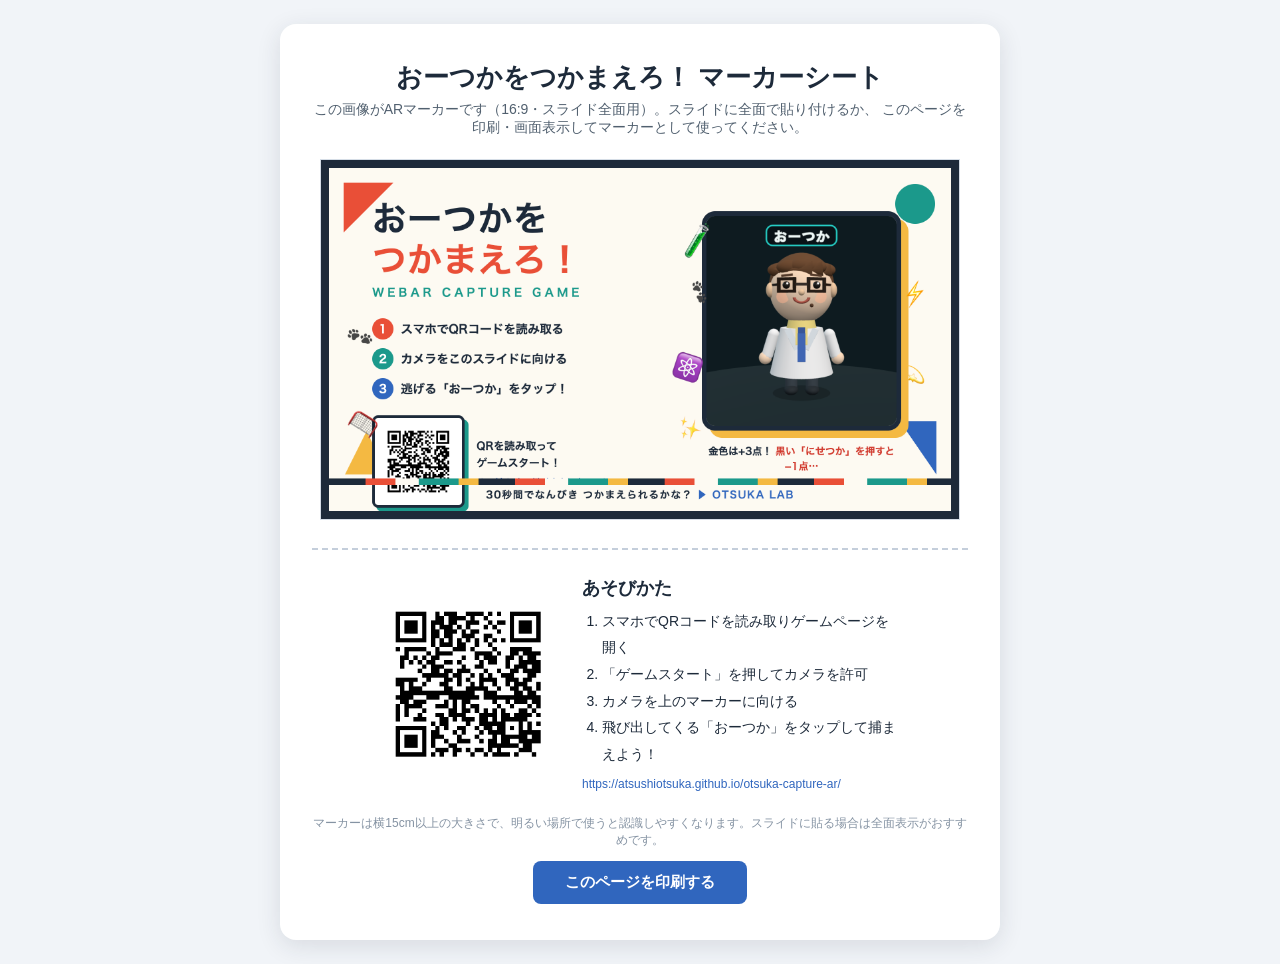
<file: marker.html>
<!doctype html>
<html lang="ja">
<head>
<meta charset="utf-8" />
<meta name="viewport" content="width=device-width, initial-scale=1" />
<title>マーカー印刷用ページ | おーつかをつかまえろ！</title>
<style>
  * { margin: 0; padding: 0; box-sizing: border-box; }
  body {
    font-family: "Hiragino Kaku Gothic ProN", "Hiragino Sans", sans-serif;
    background: #f1f4f8;
    color: #1d2a3a;
    display: flex;
    justify-content: center;
    padding: 24px 16px;
  }
  .sheet {
    background: #ffffff;
    max-width: 720px;
    width: 100%;
    padding: 36px 32px;
    border-radius: 16px;
    box-shadow: 0 6px 24px rgba(29, 42, 58, 0.12);
    text-align: center;
  }
  h1 { font-size: 26px; margin-bottom: 6px; }
  .lead { font-size: 14px; color: #51606f; margin-bottom: 22px; }
  .marker-img {
    width: 100%;
    max-width: 640px;
    border: 1px solid #d5dde6;
    display: block;
    margin: 0 auto 28px;
  }
  .play-row {
    display: flex;
    align-items: center;
    justify-content: center;
    gap: 24px;
    flex-wrap: wrap;
    border-top: 2px dashed #c4cedb;
    padding-top: 26px;
  }
  .qr-img { width: 180px; height: 180px; }
  .play-info { text-align: left; max-width: 320px; }
  .play-info h2 { font-size: 18px; margin-bottom: 8px; }
  .play-info ol { padding-left: 20px; font-size: 14px; line-height: 1.9; }
  .url {
    margin-top: 10px;
    font-size: 12px;
    color: #3066be;
    word-break: break-all;
  }
  .print-note { margin-top: 24px; font-size: 12px; color: #8593a3; }
  .print-button {
    margin-top: 12px;
    font-size: 15px;
    font-weight: 700;
    color: #fff;
    background: #3066be;
    border: none;
    border-radius: 8px;
    padding: 12px 32px;
    cursor: pointer;
  }
  @media print {
    body { background: #fff; padding: 0; }
    .sheet { box-shadow: none; border-radius: 0; max-width: none; }
    .print-button, .print-note { display: none; }
  }
</style>
</head>
<body>
  <div class="sheet">
    <h1>おーつかをつかまえろ！ マーカーシート</h1>
    <p class="lead">
      この画像がARマーカーです（16:9・スライド全面用）。スライドに全面で貼り付けるか、
      このページを印刷・画面表示してマーカーとして使ってください。
    </p>

    <img class="marker-img" src="./assets/marker-wide.png" alt="ARマーカー：おーつかをつかまえろ！（16:9スライド用）" />

    <div class="play-row">
      <img id="qr-img" class="qr-img" src="./assets/qr.png" alt="ゲームページへのQRコード" />
      <div class="play-info">
        <h2>あそびかた</h2>
        <ol>
          <li>スマホでQRコードを読み取りゲームページを開く</li>
          <li>「ゲームスタート」を押してカメラを許可</li>
          <li>カメラを上のマーカーに向ける</li>
          <li>飛び出してくる「おーつか」をタップして捕まえよう！</li>
        </ol>
        <p id="game-url" class="url">https://atsushiotsuka.github.io/otsuka-capture-ar/</p>
      </div>
    </div>

    <p class="print-note">マーカーは横15cm以上の大きさで、明るい場所で使うと認識しやすくなります。スライドに貼る場合は全面表示がおすすめです。</p>
    <button class="print-button" type="button" onclick="window.print()">このページを印刷する</button>
  </div>

  <script>
    // ?class=キー で授業ごとのQR・URLに切り替える（src/main.js の CLASS_PRESETS と対応）。
    // 新しい授業を追加したら、QR画像を assets/qr-<キー>.png として生成しここにも登録する。
    const CLASS_QR = {
      rinsho3: { qr: "./assets/qr-rinsho3.png", label: "3年生臨床各論" },
    };
    const classKey = new URLSearchParams(window.location.search).get("class");
    if (CLASS_QR[classKey]) {
      document.querySelector("#qr-img").src = CLASS_QR[classKey].qr;
      document.querySelector("#game-url").textContent =
        `https://atsushiotsuka.github.io/otsuka-capture-ar/?class=${classKey}`;
      document.title = `マーカー印刷用ページ（${CLASS_QR[classKey].label}） | おーつかをつかまえろ！`;
    }
  </script>
</body>
</html>
</file>
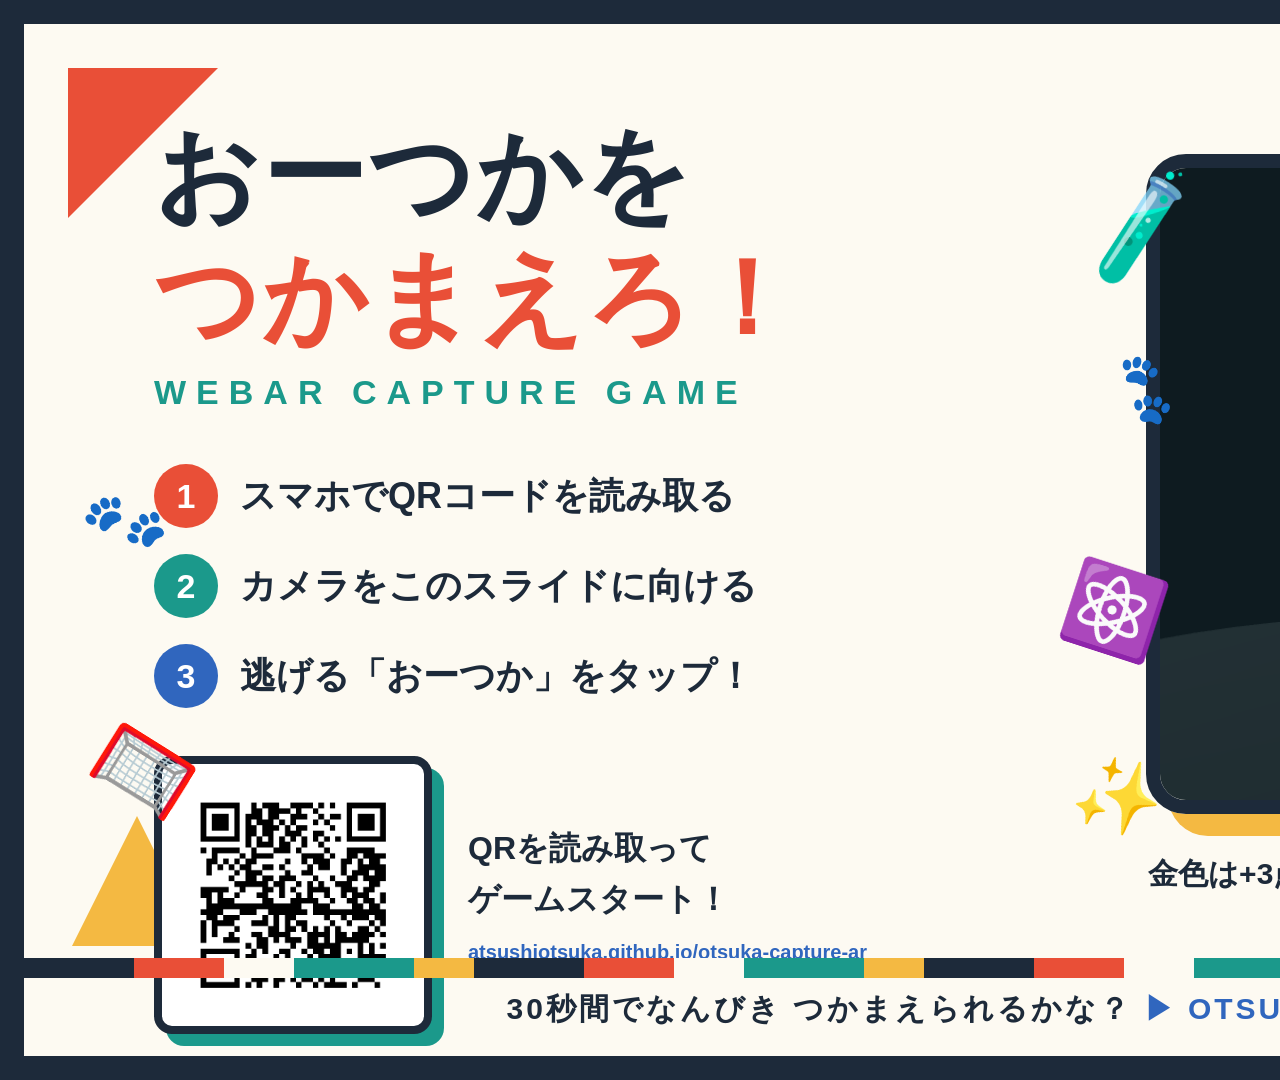
<file: assets/marker-design-wide.html>
<!doctype html>
<html lang="ja">
<head>
<meta charset="utf-8" />
<style>
  * { margin: 0; padding: 0; box-sizing: border-box; }
  html, body { width: 1920px; height: 1080px; }
  body {
    font-family: "Hiragino Kaku Gothic ProN", "Hiragino Sans", sans-serif;
    background: #ffffff;
  }
  .slide {
    position: relative;
    width: 1920px;
    height: 1080px;
    background: #fdfaf2;
    overflow: hidden;
    border: 24px solid #1d2a3a;
  }

  /* 非対称コーナー（向き判定の特徴点） */
  .corner { position: absolute; }
  .corner.tl { top: 44px; left: 44px; width: 150px; height: 150px; background: #e94f37; clip-path: polygon(0 0, 100% 0, 0 100%); }
  .corner.tr { top: 48px; right: 48px; width: 120px; height: 120px; background: #1b998b; border-radius: 50%; }
  .corner.bl { bottom: 110px; left: 48px; width: 130px; height: 130px; background: #f4b942; clip-path: polygon(50% 0, 100% 100%, 0 100%); }
  .corner.br { bottom: 110px; right: 44px; width: 110px; height: 160px; background: #3066be; clip-path: polygon(0 0, 100% 0, 100% 100%); }

  /* 左カラム：タイトル＋遊び方＋QR */
  .left {
    position: absolute;
    top: 90px;
    left: 130px;
    width: 880px;
  }
  .title {
    font-size: 104px;
    font-weight: 900;
    color: #1d2a3a;
    line-height: 1.18;
    letter-spacing: 2px;
  }
  .title .accent { color: #e94f37; }
  .subtitle {
    margin-top: 14px;
    font-size: 34px;
    font-weight: 700;
    color: #1b998b;
    letter-spacing: 10px;
  }

  .steps {
    margin-top: 52px;
    list-style: none;
  }
  .steps li {
    display: flex;
    align-items: center;
    gap: 22px;
    margin-bottom: 26px;
    font-size: 36px;
    font-weight: 800;
    color: #1d2a3a;
  }
  .step-num {
    flex: none;
    width: 64px;
    height: 64px;
    border-radius: 50%;
    display: flex;
    align-items: center;
    justify-content: center;
    font-size: 34px;
    font-weight: 900;
    color: #fff;
  }
  .steps li:nth-child(1) .step-num { background: #e94f37; }
  .steps li:nth-child(2) .step-num { background: #1b998b; }
  .steps li:nth-child(3) .step-num { background: #3066be; }

  .qr-row {
    margin-top: 48px;
    display: flex;
    align-items: center;
    gap: 36px;
  }
  .qr-box {
    flex: none;
    padding: 16px;
    background: #ffffff;
    border: 8px solid #1d2a3a;
    border-radius: 18px;
    box-shadow: 12px 12px 0 #1b998b;
  }
  .qr-box img { width: 230px; height: 230px; display: block; }
  .qr-note {
    font-size: 32px;
    font-weight: 900;
    color: #1d2a3a;
    line-height: 1.6;
  }
  .qr-note .url {
    display: block;
    margin-top: 10px;
    font-size: 20px;
    font-weight: 700;
    color: #3066be;
  }

  /* 右カラム：キャラ */
  .char-frame {
    position: absolute;
    top: 130px;
    right: 150px;
    width: 600px;
    height: 660px;
    border-radius: 40px;
    overflow: hidden;
    border: 14px solid #1d2a3a;
    box-shadow: 22px 22px 0 #f4b942;
  }
  .char-frame img {
    width: 100%;
    height: 100%;
    object-fit: cover;
    display: block;
  }
  .char-caption {
    position: absolute;
    top: 830px;
    right: 150px;
    width: 600px;
    text-align: center;
    font-size: 30px;
    font-weight: 900;
    color: #1d2a3a;
  }
  .char-caption .nise { color: #d23b2f; }

  /* 周辺の特徴点散布（非反復・非対称） */
  .deco { position: absolute; font-weight: 900; }
  .flask { left: 1060px; top: 150px; font-size: 92px; transform: rotate(-12deg); }
  .atom { left: 1040px; top: 540px; font-size: 80px; transform: rotate(18deg); }
  .paw1 { left: 60px; top: 460px; font-size: 64px; transform: rotate(-22deg); }
  .paw2 { left: 1085px; top: 330px; font-size: 58px; transform: rotate(28deg); }
  .star1 { left: 1050px; top: 730px; font-size: 72px; transform: rotate(14deg); }
  .bolt { right: 70px; top: 320px; font-size: 78px; transform: rotate(-8deg); }
  .net { left: 70px; top: 700px; font-size: 80px; transform: rotate(32deg); }
  .sparkle { right: 80px; top: 580px; font-size: 56px; }

  .stripe {
    position: absolute;
    bottom: 78px;
    left: 0;
    width: 100%;
    height: 20px;
    background: repeating-linear-gradient(
      90deg,
      #1d2a3a 0 110px,
      #e94f37 110px 200px,
      #fdfaf2 200px 270px,
      #1b998b 270px 390px,
      #f4b942 390px 450px
    );
  }
  .footer {
    position: absolute;
    bottom: 26px;
    left: 0; right: 0;
    text-align: center;
    font-size: 30px;
    font-weight: 800;
    color: #1d2a3a;
    letter-spacing: 3px;
    white-space: nowrap;
  }
  .footer span { color: #3066be; }
</style>
</head>
<body>
  <div class="slide">
    <div class="corner tl"></div>
    <div class="corner tr"></div>
    <div class="corner bl"></div>
    <div class="corner br"></div>

    <div class="left">
      <h1 class="title">おーつかを<br /><span class="accent">つかまえろ！</span></h1>
      <p class="subtitle">WEBAR CAPTURE GAME</p>

      <ol class="steps">
        <li><span class="step-num">1</span>スマホでQRコードを読み取る</li>
        <li><span class="step-num">2</span>カメラをこのスライドに向ける</li>
        <li><span class="step-num">3</span>逃げる「おーつか」をタップ！</li>
      </ol>

      <div class="qr-row">
        <div class="qr-box"><img src="./qr.png" alt="ゲームページQRコード" /></div>
        <p class="qr-note">
          QRを読み取って<br />ゲームスタート！
          <span class="url">atsushiotsuka.github.io/otsuka-capture-ar</span>
        </p>
      </div>
    </div>

    <div class="char-frame">
      <img src="./_char_front.png" alt="おーつか" />
    </div>
    <p class="char-caption">金色は+3点！ <span class="nise">黒い「にせつか」を押すと−1点…</span></p>

    <div class="deco flask">🧪</div>
    <div class="deco atom">⚛️</div>
    <div class="deco paw1">🐾</div>
    <div class="deco paw2">🐾</div>
    <div class="deco star1">✨</div>
    <div class="deco bolt">⚡</div>
    <div class="deco net">🥅</div>
    <div class="deco sparkle">💫</div>

    <div class="stripe"></div>
    <p class="footer">30秒間でなんびき つかまえられるかな？ <span>▶ OTSUKA LAB</span></p>
  </div>
</body>
</html>
</file>
